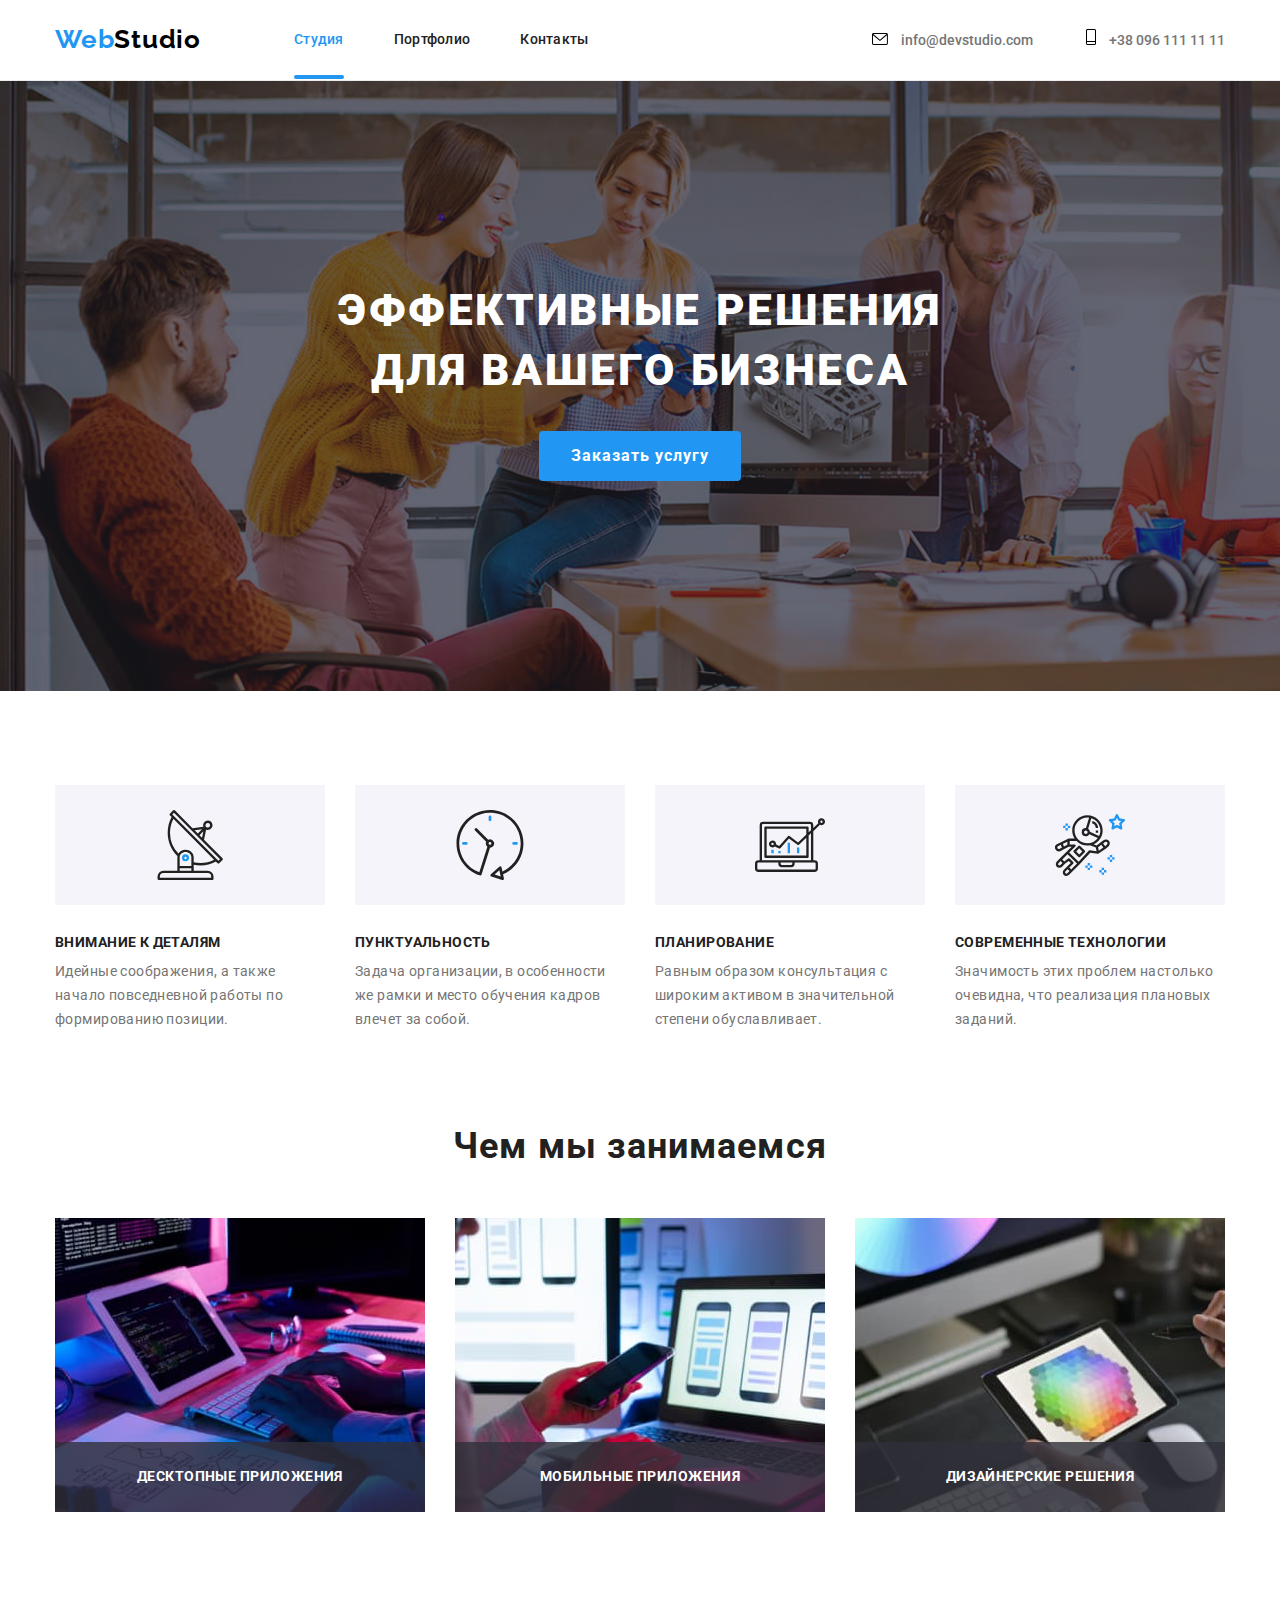
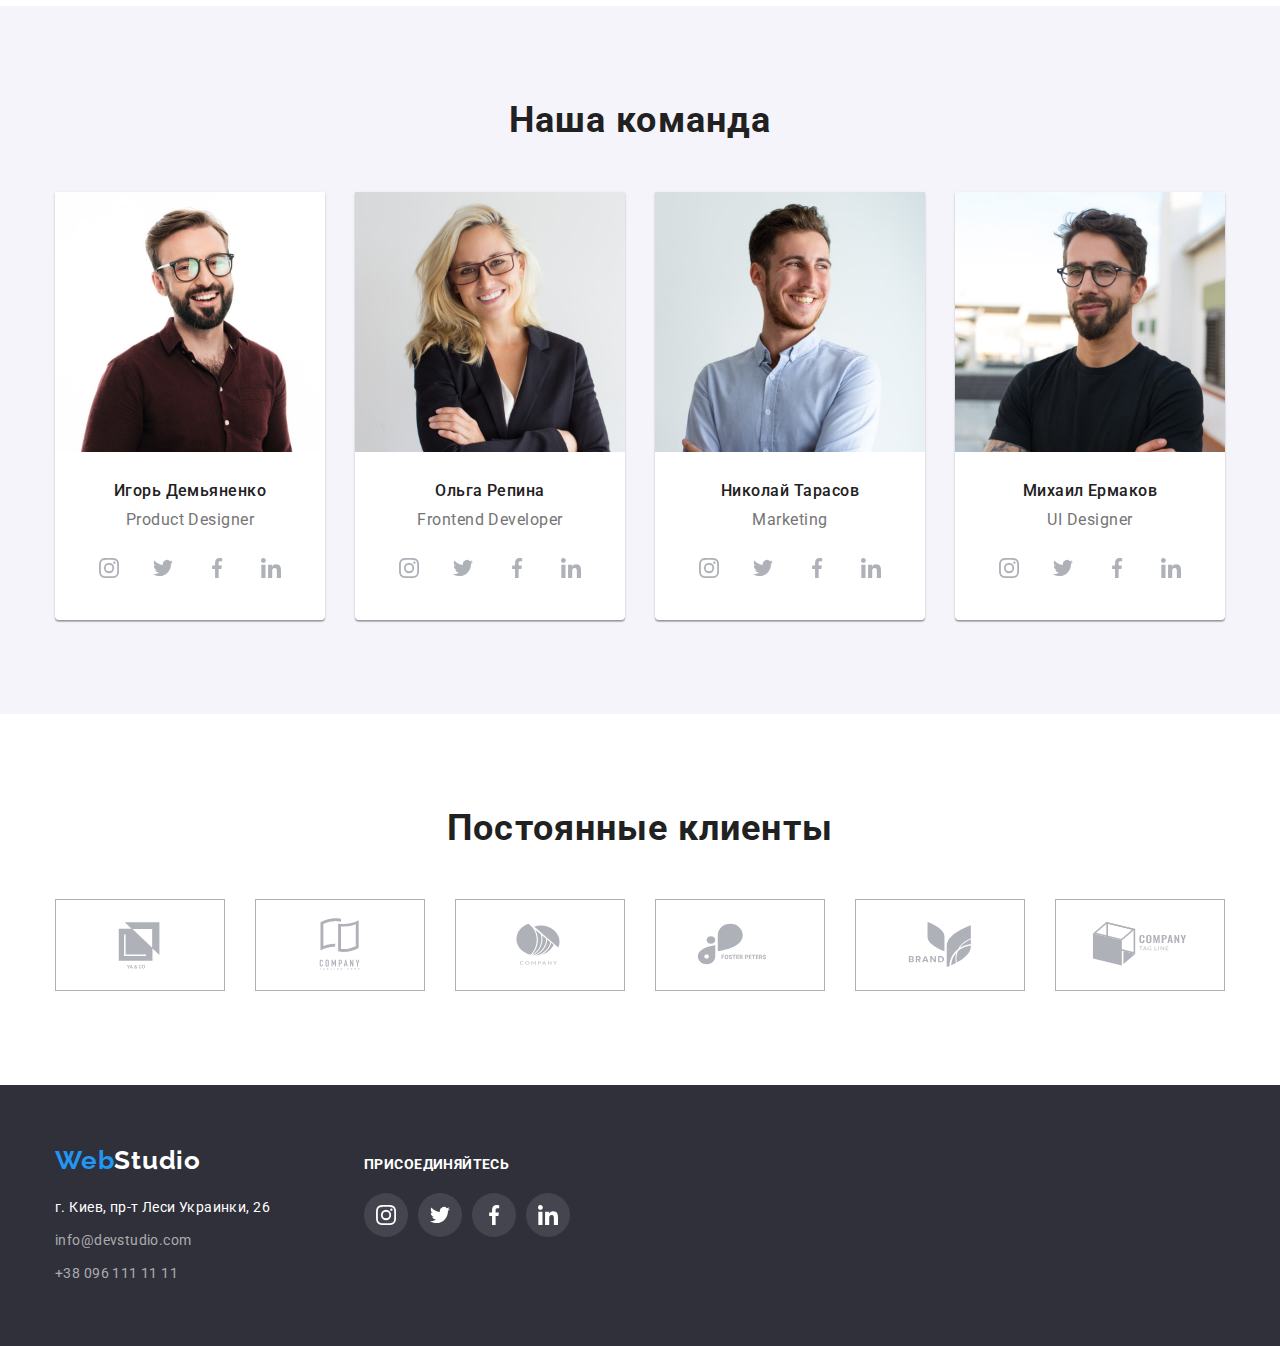
<file: index.html>
<!DOCTYPE html>
<html lang="ru">
<head>
    <meta charset="UTF-8">
    <meta http-equiv="X-UA-Compatible" content="IE=edge">
    <meta name="viewport" content="width=device-width, initial-scale=1.0">
    <title>WebStudio</title>
    <link rel="preconnect" href="https://fonts.googleapis.com">
    <link rel="preconnect" href="https://fonts.gstatic.com" crossorigin>
    <link href="https://fonts.googleapis.com/css2?family=Raleway:wght@700&family=Roboto:wght@400;500;700;900&display=swap" rel="stylesheet">
    <link link rel="stylesheet" href="https://cdnjs.cloudflare.com/ajax/libs/modern-normalize/1.1.0/modern-normalize.min.css">
    <link rel="stylesheet" href="./css/styles.css">
</head>
<body>
    <header>
        <div class="container main-nav">
            <a href="index.html" lang="en" class="logo-link">Web<span class="acsent">Studio</span></a>
            <nav>
                <ul class="main-menu">
                    <li>
                        <a href="index.html" class="main-menu-item current">Студия</a>
                    </li>
                    <li>
                        <a href="portfolio.html" class="main-menu-item">Портфолио</a>
                        </li>
                    <li>
                        <a href="" class="main-menu-item">Контакты</a>
                    </li>
                </ul> 
            </nav>
            <div class="head-contacts">
                <a href="mailto:info@devstudio.com" class="contacts mail" >
                    <svg class="mail-icon">
                        <use href="images/symbol-defs.svg#icon-mail"></use>
                    </svg>
                    info@devstudio.com
                </a>
                <a href="tel:+380961111111" class="contacts phone">
                    <svg class="phone-icon">
                        <use href="images/symbol-defs.svg#icon-mobile"></use>
                    </svg>
                    +38 096 111 11 11
                </a>
            </div>
        </div>
    </header>
    <main>
        <section class="main-block">
            <div class="container main-block-item">
                <h1>
                    Эффективные решения для вашего бизнеса
                </h1>
                <button type="button" class="main-button" data-modal-open>
                    Заказать услугу
                </button>
            </div>
        </section>
        <section class="list">
            <div class="container">
                <ul class="list-block">
                    <li class="list-block-item telescope">
                        <div class="decoration">
                            <svg width="70px" height="70px">
                                <use href="./images/symbol-defs.svg#icon-telescope"></use>
                            </svg>
                        </div>
                        <h3 class="list-head">Внимание к деталям</h3>
                        <p class="list-text">Идейные соображения, а также начало повседневной работы по формированию позиции.</p>
                    </li>
                    <li class="list-block-item clock">
                        <div class="decoration">
                            <svg width="70px" height="70px">
                                <use href="./images/symbol-defs.svg#icon-clock"></use>
                            </svg>
                        </div>
                        <h3 class="list-head">Пунктуальность</h3>
                        <p class="list-text">Задача организации, в особенности же рамки и место обучения кадров влечет за собой.</p>
                    </li>
                    <li class="list-block-item diagram">
                        <div class="decoration">
                            <svg width="70px" height="70px">
                                <use href="./images/symbol-defs.svg#icon-diagram"></use>
                            </svg>
                        </div>
                        <h3 class="list-head">Планирование</h3>
                        <p class="list-text">Равным образом консультация с широким активом в значительной степени обуславливает.</p>
                    </li>
                    <li class="list-block-item astronaft">
                        <div class="decoration">
                            <svg width="70px" height="70px">
                                <use href="./images/symbol-defs.svg#icon-astronaut"></use>
                            </svg>
                        </div>
                        <h3 class="list-head">Современные технологии</h3>
                        <p class="list-text">Значимость этих проблем настолько очевидна, что реализация плановых заданий.</p>
                    </li>
                </ul>
            </div>
        </section>
        <section class="works-list">
            <div class="container">
                <h2>Чем мы занимаемся</h2>
                <ul class="works-list-item">
                    <li>
                        <div class="work-wrap">
                            <img src="./images/what-we-do-img1.jpg" alt="исследование" width="370" height="294"/>
                            <p class="work-text">Десктопные приложения</p>
                        </div>
                    </li>
                    <li>
                        <div class="work-wrap">
                            <img src="./images/what-we-do-img2.jpg" alt="прототипирование мобильных приложений" width="370" height="294"/>
                            <p class="work-text">Мобильные приложения</p>
                        </div>
                    </li>
                    <li>
                        <div class="work-wrap">
                            <img src="./images/what-we-do-img3.jpg" alt="подбор цветовых решений" width="370" height="294"/>
                            <p class="work-text">Дизайнерские решения</p>
                        </div>
                    </li>
                </ul>
            </div>
        </section>
        <section class="team-list">
            <div class="container">
                <h2>Наша команда</h2>
                <ul class="our-team">
                    <li class="team-item">
                        <img src="./images/our-team-img1.jpg" alt="Игорь Демьяненко фото" width="270" height="260">
                        <div class="team-item-title">
                            <h3 class="team-item-head">Игорь Демьяненко</h3>
                            <p lang="en" class="team-item-text">Product Designer</p>
                            <ul class="socials-list">
                                <li class="socials-item">
                                    <a class="socials-link" href="">
                                        <svg class="socials-link-item" width="20px" heigth="20px">
                                            <use href='./images/symbol-defs.svg#icon-instagram'></use>
                                        </svg>
                                    </a>
                                </li>
                                <li class="socials-item">
                                    <a class="socials-link" href="">
                                        <svg class="socials-link-item" width="20px" heigth="20px">
                                            <use href='./images/symbol-defs.svg#icon-twitter'></use>
                                        </svg>
                                    </a>
                                </li>
                                <li class="socials-item">
                                    <a class="socials-link" href="">
                                        <svg class="socials-link-item" width="20px" heigth="20px">
                                            <use href='./images/symbol-defs.svg#icon-facebook'></use>
                                        </svg>
                                    </a>
                                </li>
                                <li class="socials-item">
                                    <a class="socials-link" href="">
                                        <svg class="socials-link-item" width="20px" heigth="20px">
                                            <use href='./images/symbol-defs.svg#icon-linkedin'></use>
                                        </svg>
                                    </a>
                                </li>
                            </ul>
                        </div>
                    </li>
                    <li class="team-item">
                        <img src="./images/our-team-img2.jpg" alt="Ольга Репина фото" width="270" height="260">
                        <div class="team-item-title">
                            <h3 class="team-item-head">Ольга Репина</h3>
                            <p lang="en" class="team-item-text">Frontend Developer</p>
                            <ul class="socials-list">
                                <li class="socials-item">
                                    <a class="socials-link" href="">
                                        <svg class="socials-link-item" width="20px" heigth="20px">
                                            <use href='./images/symbol-defs.svg#icon-instagram'><use>
                                        </svg>
                                    </a>
                                </li>
                                <li class="socials-item">
                                    <a class="socials-link" href="">
                                        <svg class="socials-link-item" width="20px" heigth="20px">
                                            <use href='./images/symbol-defs.svg#icon-twitter'></use>
                                        </svg>
                                    </a>
                                </li>
                                <li class="socials-item">
                                    <a class="socials-link" href="">
                                        <svg class="socials-link-item" width="20px" heigth="20px">
                                            <use href='./images/symbol-defs.svg#icon-facebook'></use>
                                        </svg>
                                    </a>
                                </li>
                                <li class="socials-item">
                                    <a class="socials-link" href="">
                                        <svg class="socials-link-item" width="20px" heigth="20px">
                                            <use href='./images/symbol-defs.svg#icon-linkedin'></use>
                                        </svg>
                                    </a>
                                </li>
                            </ul>
                        </div>
                    </li>
                    <li class="team-item">
                        <img src="./images/our-team-img3.jpg" alt="Николай Тарасов фото" width="270" height="260">
                        <div class="team-item-title">
                            <h3 class="team-item-head">Николай Тарасов</h3>
                            <p lang="en" class="team-item-text">Marketing</p>
                            <ul class="socials-list">
                                <li class="socials-item">
                                    <a class="socials-link" href="">
                                        <svg class="socials-link-item" width="20px" heigth="20px">
                                            <use href='./images/symbol-defs.svg#icon-instagram'></use>
                                        </svg>
                                    </a>
                                </li>
                                <li class="socials-item">
                                    <a class="socials-link" href="">
                                        <svg class="socials-link-item" width="20px" heigth="20px">
                                            <use href='./images/symbol-defs.svg#icon-twitter'></use>
                                        </svg>
                                    </a>
                                </li>
                                <li class="socials-item">
                                    <a class="socials-link" href="">
                                        <svg class="socials-link-item" width="20px" heigth="20px">
                                            <use href='./images/symbol-defs.svg#icon-facebook'></use>
                                        </svg>
                                    </a>
                                </li>
                                <li class="socials-item">
                                    <a class="socials-link" href="">
                                        <svg class="socials-link-item" width="20px" heigth="20px">
                                            <use href='./images/symbol-defs.svg#icon-linkedin'></use>
                                        </svg>
                                    </a>
                                </li>
                            </ul>
                        </div>
                    </li>
                    <li class="team-item">
                        <img src="./images/our-team-img4.jpg" alt="Михаил Ермаков фото" width="270" height="260">
                        <div class="team-item-title">
                            <h3 class="team-item-head">Михаил Ермаков</h3>
                            <p lang="en" class="team-item-text">UI Designer</p>
                            <ul class="socials-list">
                                <li class="socials-item">
                                    <a class="socials-link" href="">
                                        <svg class="socials-link-item" width="20px" heigth="20px">
                                            <use href='./images/symbol-defs.svg#icon-instagram'></use>
                                        </svg>
                                    </a>
                                </li>
                                <li class="socials-item">
                                    <a class="socials-link" href="">
                                        <svg class="socials-link-item" width="20px" heigth="20px">
                                            <use href='./images/symbol-defs.svg#icon-twitter'></use>
                                        </svg>
                                    </a>
                                </li>
                                <li class="socials-item">
                                    <a class="socials-link" href="">
                                        <svg class="socials-link-item" width="20px" heigth="20px">
                                            <use href='./images/symbol-defs.svg#icon-facebook'></use>
                                        </svg>
                                    </a>
                                </li>
                                <li class="socials-item">
                                    <a class="socials-link" href="">
                                        <svg class="socials-link-item" width="20px" heigth="20px">
                                            <use href='./images/symbol-defs.svg#icon-linkedin'></use>
                                        </svg>
                                    </a>
                                </li>
                            </ul>
                        </div>
                    </li>
                </ul>
            </div>
        </section>
        <section class="custumers">
            <div class="container">
                <h2>Постоянные клиенты</h2>
                <ul class="custumers-list">
                    <li class="custumers-item">
                        <a href="" class="icon-item-link">
                            <svg class="icon-item" width="106" height="60">
                            <use href="./images/symbol-defs.svg#icon-logo-1"></use>
                        </svg>
                        </a>
                    </li>
                    <li class="custumers-item">
                        <a href="" class="icon-item-link">
                            <svg class="icon-item" width="106" height="60">
                                <use href="./images/symbol-defs.svg#icon-logo-2"></use>
                            </svg>
                        </a>
                    </li>
                    <li class="custumers-item">
                        <a href="" class="icon-item-link">
                            <svg class="icon-item" width="106" height="60">
                                <use href="./images/symbol-defs.svg#icon-logo-3"></use>
                            </svg>
                        </a>
                    </li>
                    <li class="custumers-item">
                        <a href="" class="icon-item-link">
                            <svg class="icon-item" width="106" height="60">
                                <use use href="./images/symbol-defs.svg#icon-logo-4"></use>
                            </svg>
                        </a>
                    </li>
                    <li class="custumers-item">
                        <a href="" class="icon-item-link">
                            <svg class="icon-item" width="106" height="60">
                                <use href="./images/symbol-defs.svg#icon-logo-5"></use>
                            </svg>
                        </a>
                    </li>
                    <li class="custumers-item">
                        <a href="" class="icon-item-link">
                            <svg class="icon-item" width="106" height="60">
                                <use href="./images/symbol-defs.svg#icon-logo-6"></use>
                            </svg>
                        </a>
                    </li>
                </ul>
            </div>
        </section>
    </main>
    <footer>
        <div class="container footer-block">
            <div class="addres-block">
                <a href="" lang="en" class="logo-link">Web<span class="footer-acsent">Studio</span></a>
                <adress>
                    <ul class="contacts-info">
                        <li class="info-item" >
                            <a href="https://goo.gl/maps/A6Co3otC3qeGbmum7" class="adress-item">г. Киев, пр-т Леси Украинки, 26</a>
                        </li>
                        <li class="info-item">
                            <a href="mailto:info@devstudio.com" class="mail-item">info@devstudio.com</a>
                        </li>
                        <li class="info-item">
                            <a href="tel:+38 096 111 11 11" class="phone-item">+38 096 111 11 11</a>
                        </li>
                    </ul>
                </adress>
            </div>
            <div class="join-block">
                <p class="join">присоединяйтесь</p>
                <ul class="join-list">
                    <li class="join-item">
                        <a class="join-link" href="">
                            <svg class="join-link-item" width="20px" heigth="20px">
                                <use href='./images/symbol-defs.svg#icon-instagram'></use>
                            </svg>
                        </a>
                    </li>
                    <li class="join-item">
                        <a class="join-link" href="">
                            <svg class="join-link-item" width="20px" heigth="20px">
                                <use href='./images/symbol-defs.svg#icon-twitter'></use>
                            </svg>
                        </a>
                    </li>
                    <li class="join-item">
                        <a class="join-link" href="">
                            <svg class="join-link-item" width="20px" heigth="20px">
                                <use href='./images/symbol-defs.svg#icon-facebook'></use>
                            </svg>
                        </a>
                    </li>
                    <li class="join-item">
                        <a class="join-link" href="">
                            <svg class="join-link-item" width="20px" heigth="20px">
                                <use href='./images/symbol-defs.svg#icon-linkedin'></use>
                            </svg>
                        </a>
                    </li>
                </ul>
            </div>
        </div>
    </footer>
    <div class="backdrop is-hidden" data-modal>
        <div class="modal">
            <botton type="botton" class="btn-close" data-modal-close>
                <svg class="btn-icon" width="11px" heigth="11px">
                    <use href='./images/symbol-defs.svg#icon-Vector-1'></use>
                </svg>
            </botton>
        </div>
    </div>
    <script src="./js/modal.js"></script>
</body>
</html>
</file>
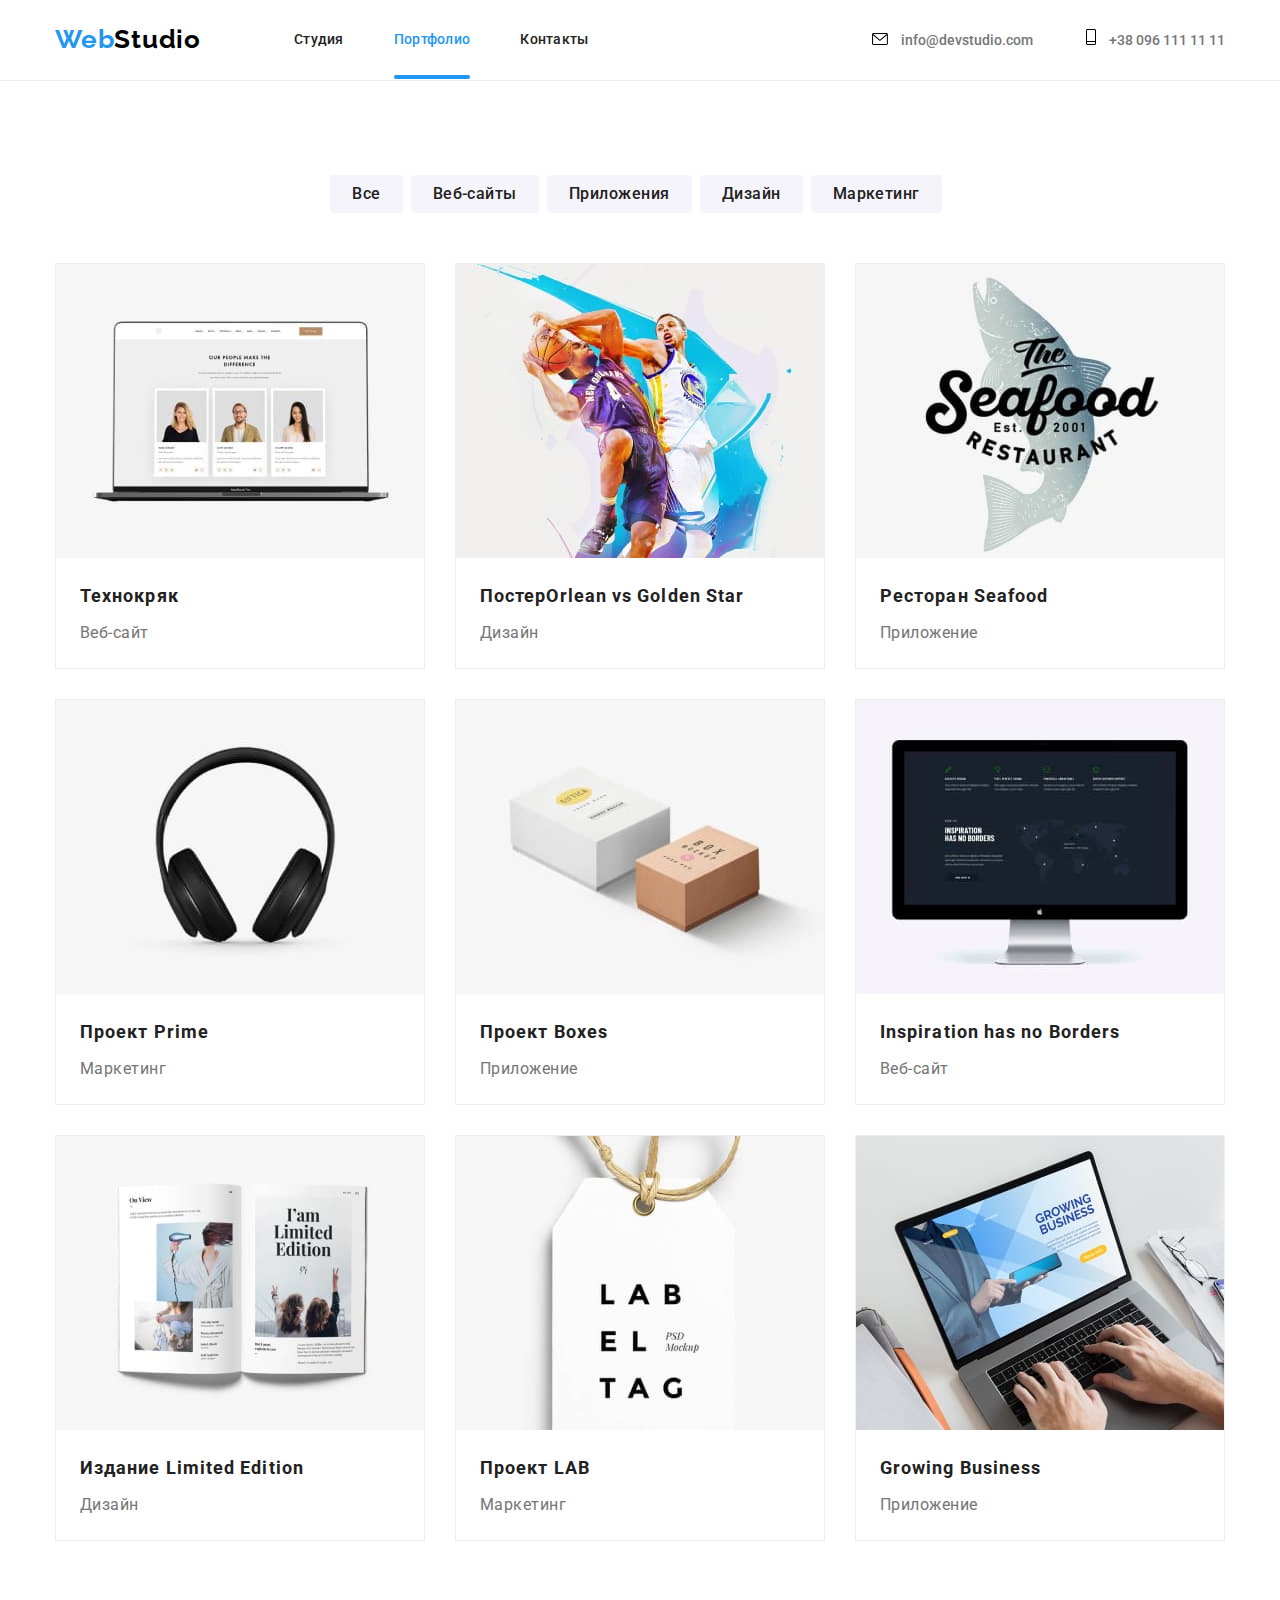
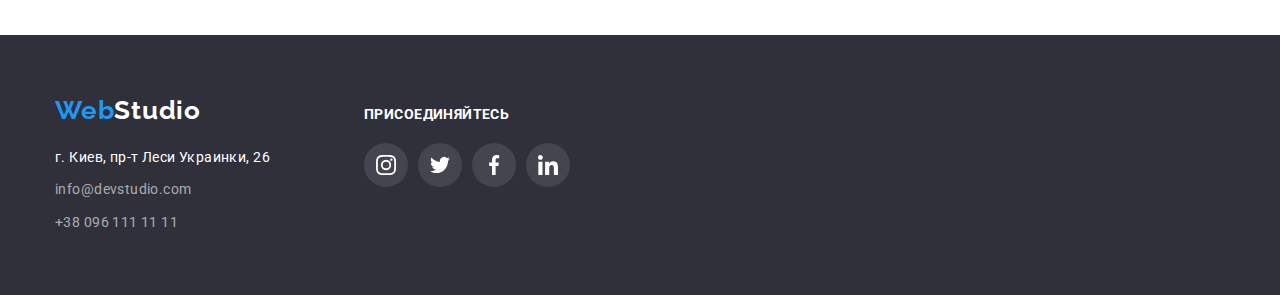
<file: portfolio.html>
<!DOCTYPE html>
<html lang="ru">
<head>
    <meta charset="UTF-8">
    <meta http-equiv="X-UA-Compatible" content="IE=edge">
    <meta name="viewport" content="width=device-width, initial-scale=1.0">
    <title>Portfolio</title>
    <link link rel="stylesheet" href="https://cdnjs.cloudflare.com/ajax/libs/modern-normalize/1.1.0/modern-normalize.min.css">
    <link rel="stylesheet" href="./css/styles.css">
    <link rel="preconnect" href="https://fonts.googleapis.com">
    <link rel="preconnect" href="https://fonts.gstatic.com" crossorigin>
    <link href="https://fonts.googleapis.com/css2?family=Raleway:wght@700&family=Roboto:wght@400;500;700;900&display=swap" rel="stylesheet">
</head>
<body>
    <header>
        <div class="container main-nav">
            <a href="index.html" lang="en" class="logo-link">Web<span class="acsent">Studio</span></a>
            <nav>
                <ul class="main-menu">
                    <li>
                        <a href="index.html" class="main-menu-item">Студия</a>
                    </li>
                    <li>
                        <a href="portfolio.html" class="main-menu-item current">Портфолио</a>
                        </li>
                    <li>
                        <a href="" class="main-menu-item">Контакты</a>
                    </li>
                </ul> 
            </nav>
            <div class="head-contacts">
                <a href="mailto:info@devstudio.com" class="contacts mail" >
                    <svg class="mail-icon">
                        <use href="images/symbol-defs.svg#icon-mail"></use>
                    </svg>
                    info@devstudio.com
                </a>
                <a href="tel:+380961111111" class="contacts phone">
                    <svg class="phone-icon">
                        <use href="images/symbol-defs.svg#icon-mobile"></use>
                    </svg>
                    +38 096 111 11 11
                </a>
            </div>
        </div>
    </header>
    <main>
        <section class="gallery-item">
            <div class="container">
                <ul class="navigation-button">
                    <li>
                        <button type="button" class="gallery-buttons">Все</button>
                    </li>
                    <li>
                        <button type="button" class="gallery-buttons">Веб-сайты</button>
                    </li>
                    <li>
                        <button type="button" class="gallery-buttons">Приложения</button>
                    </li>
                    <li>
                        <button type="button" class="gallery-buttons">Дизайн</button>
                    </li>
                    <li>
                        <button type="button" class="gallery-buttons">Маркетинг</button>
                    </li>
                </ul>
                <ul class="gallery-list">
                    <li class="gallery-list-item">
                        <div class="gallery-wrap">
                            <img src="./images/gallery-1.jpg" alt="Веб-сайт" width="370" height="294">
                            <p class="point">Технокряк это современная площадка распространения коронавируса. Компании используют эту платформу для цифрового шпионажа и атак на защищённые сервера конкурентов.</p>
                        </div>
                        <div class="gallery-list-title">
                            <h3 class="gallery-list-head">Технокряк</h3>
                            <p class="gallery-text">Веб-сайт</p>
                        </div>
                    </li>
                    <li class="gallery-list-item">
                        <div class="gallery-wrap">
                            <img src="./images/gallery-2.jpg" alt="Постер" width="370" height="294">
                            <p class="point">Технокряк это современная площадка распространения коронавируса. Компании используют эту платформу для цифрового шпионажа и атак на защищённые сервера конкурентов.</p>
                        </div>
                        <div class="gallery-list-title">
                            <h3 class="gallery-list-head">Постер<span lang="en">Orlean vs Golden Star</span></h3>
                            <p class="gallery-text">Дизайн</p>
                        </div>
                    </li>
                    <li class="gallery-list-item">
                        <div class="gallery-wrap">
                            <img src="./images/gallery-3.jpg" alt="Превью приложения" width="370" height="294">
                            <p class="point">Технокряк это современная площадка распространения коронавируса. Компании используют эту платформу для цифрового шпионажа и атак на защищённые сервера конкурентов.</p>
                        </div>
                        <div class="gallery-list-title">
                            <h3 class="gallery-list-head">Ресторан <span lang="en">Seafood</span></h3>
                            <p class="gallery-text">Приложение</p>
                        </div>
                    </li>
                    <li class="gallery-list-item">
                        <div class="gallery-wrap">
                            <img src="./images/gallery-4.jpg" alt="Наушники" width="370" height="294">
                            <p class="point">Технокряк это современная площадка распространения коронавируса. Компании используют эту платформу для цифрового шпионажа и атак на защищённые сервера конкурентов.</p>
                        </div>
                        <div class="gallery-list-title">
                            <h3 class="gallery-list-head">Проект <span lang="en">Prime</span></h3>
                            <p class="gallery-text">Маркетинг</p>
                        </div>
                    </li>
                    <li class="gallery-list-item">
                        <div class="gallery-wrap">
                            <img src="./images/gallery-5.jpg" alt="Упаковка" width="370" height="294">
                            <p class="point">Технокряк это современная площадка распространения коронавируса. Компании используют эту платформу для цифрового шпионажа и атак на защищённые сервера конкурентов.</p>
                        </div>
                        <div class="gallery-list-title">
                            <h3 class="gallery-list-head">Проект Boxes</h3>
                            <p class="gallery-text">Приложение</p>
                        </div>
                    </li>
                    <li class="gallery-list-item">
                        <div class="gallery-wrap">
                            <img src="./images/gallery-6.jpg" alt="Веб-сайт" width="370" height="294">
                            <p class="point">Технокряк это современная площадка распространения коронавируса. Компании используют эту платформу для цифрового шпионажа и атак на защищённые сервера конкурентов.</p>
                        </div>
                        <div class="gallery-list-title">
                            <h3 lang="en" class="gallery-list-head">Inspiration has no Borders</h3>
                            <p class="gallery-text">Веб-сайт</p>
                        </div>
                    </li>
                    <li class="gallery-list-item">
                        <div class="gallery-wrap">
                            <img src="./images/gallery-7.jpg" alt="Журнал" width="370" height="294">
                            <p class="point">Технокряк это современная площадка распространения коронавируса. Компании используют эту платформу для цифрового шпионажа и атак на защищённые сервера конкурентов.</p>
                        </div>
                        <div class="gallery-list-title">
                            <h3 class="gallery-list-head">Издание <span lang="en">Limited Edition</span></h3>
                            <p class="gallery-text">Дизайн</p>
                        </div>
                    </li>
                    <li class="gallery-list-item">
                        <div class="gallery-wrap">
                            <img src="./images/gallery-8.jpg" alt="Бирка" width="370" height="294">
                            <p class="point">Технокряк это современная площадка распространения коронавируса. Компании используют эту платформу для цифрового шпионажа и атак на защищённые сервера конкурентов.</p>
                        </div>
                        <div class="gallery-list-title">
                            <h3 class="gallery-list-head">Проект <span lang="en">LAB</span></h3>
                            <p class="gallery-text">Маркетинг</p>
                        </div>
                    </li>
                    <li class="gallery-list-item">
                        <div class="gallery-wrap">
                            <img src="./images/gallery-9.jpg" alt="Приложение" width="370" height="294">
                            <p class="point">Технокряк это современная площадка распространения коронавируса. Компании используют эту платформу для цифрового шпионажа и атак на защищённые сервера конкурентов.</p>
                        </div>
                        <div class="gallery-list-title">
                            <h3 class="gallery-list-head"><span lang="en">Growing Business</span></h3>
                            <p class="gallery-text">Приложение</p>
                        </div>
                    </li>
                </ul>
            </div>
        </section>
    </main>
    <footer>
        <div class="container footer-block">
            <div class="addres-block">
                <a href="" lang="en" class="logo-link">Web<span class="footer-acsent">Studio</span></a>
                <adress>
                    <ul class="contacts-info">
                        <li class="info-item" >
                            <a href="https://goo.gl/maps/A6Co3otC3qeGbmum7" class="adress-item">г. Киев, пр-т Леси Украинки, 26</a>
                        </li>
                        <li class="info-item">
                            <a href="mailto:info@devstudio.com" class="mail-item">info@devstudio.com</a>
                        </li>
                        <li class="info-item">
                            <a href="tel:+38 096 111 11 11" class="phone-item">+38 096 111 11 11</a>
                        </li>
                    </ul>
                </adress>
            </div>
            <div class="join-block">
                <p class="join">присоединяйтесь</p>
                <ul class="join-list">
                    <li class="join-item">
                        <a class="join-link" href="">
                            <svg class="join-link-item" width="20px" heigth="20px">
                                <use href='./images/symbol-defs.svg#icon-instagram'></use>
                            </svg>
                        </a>
                    </li>
                    <li class="join-item">
                        <a class="join-link" href="">
                            <svg class="join-link-item" width="20px" heigth="20px">
                                <use href='./images/symbol-defs.svg#icon-twitter'></use>
                            </svg>
                        </a>
                    </li>
                    <li class="join-item">
                        <a class="join-link" href="">
                            <svg class="join-link-item" width="20px" heigth="20px">
                                <use href='./images/symbol-defs.svg#icon-facebook'></use>
                            </svg>
                        </a>
                    </li>
                    <li class="join-item">
                        <a class="join-link" href="">
                            <svg class="join-link-item" width="20px" heigth="20px">
                                <use href='./images/symbol-defs.svg#icon-linkedin'></use>
                            </svg>
                        </a>
                    </li>
                </ul>
            </div>
        </div>
    </footer>
</body>
</html>
</file>
<file: css/styles.css>
ul {
    margin: 0;
    padding: 0;
}
p, h1, h2, h3 {
    margin: 0;
}
img {
    display: block;
}
.container {
    width: 1200px;
    padding-left: 15px;
    padding-right: 15px;
    margin: 0 auto;
}
body { 
    font-family: 'Roboto', sans-serif;
}
a {
    text-decoration: none;
}
:root {
    --brand-color-dark: #2F303A;
    --brand-color-ligth: #FFFFFF;
    --acent-one: #2196F3;
    --acent-second: #000000;
    --text-one: #212121;
    --text-second: #757575;
    --brand-color-medium: #F5F4FA;
    --background-color: #E5E5E5;
    --border-color: #AFB1B8;
}
/*  header */
.main-nav {
    display: flex;
    align-items: center;
}
.logo-link {
    color: var(--acent-one);
    font-family: 'Raleway';
    font-style: normal;
    font-weight: 700;
    font-size: 26px;
    line-height: 1.19;
    letter-spacing: 0.03em;
    margin-right: 93px;
}
.acsent {
    color: var(--acent-second);
}
header {
    background-color: var(--brand-color-ligth);
    padding-top: 24px;
    padding-bottom: 25px;
    border-bottom: 1px solid #ECECEC;
}
.main-menu {
    display: flex;
}

.head-contacts {
    margin-left: auto;
}
.main-menu-item {
    text-decoration: none;
    color: var(--text-one);
    font-style: normal;
    font-weight: 500;
    font-size: 14px;
    line-height: 1.14;
    letter-spacing: 0.02em;
    margin-right: 50px;
    transition-property: color;
    transition-duration: 250ms;
    transition-timing-function: cubic-bezier(0.4, 0, 0.2, 1);
}
.current {
    position: relative;
    color: var(--acent-one)
}
.current::after {
    content: "";
    width: 100%;
    height: 4px;
    position: absolute;
    left: 0;
    bottom: -32px;
    background-color: var(--acent-one);
    border-radius: 2px;
}

.mail {
    margin-right: 50px;
}
.main-menu-item:hover, .main-menu-item:focus {
    color: var(--acent-one);
}
li {
    list-style-type: none; 
}
.contacts {
    color: var(--text-second);
    font-weight: 500;
    font-size: 14px;
    transition: color  250ms cubic-bezier(0.4, 0, 0.2, 1), fill 250ms cubic-bezier(0.4, 0, 0.2, 1);
}
.contacts:hover, .contacts:focus {
    color: var(--acent-one);
    fill: #2196F3;

}
.phone-icon {
    width: 10px;
    height: 16px;
    margin-right: 10px;
}

.mail-icon {
    width: 16px;
    height: 12px;
    margin-right: 10px;
}

/* main block*/

.footer-acsent {
    color: var(--brand-color-ligth);
}
.main-block {
    padding-top: 200px;
    padding-bottom: 210px;
    background-image: linear-gradient(rgba(47, 48, 58, 0.4), rgba(47, 48, 58, 0.4)), url('../images/backgrond-img.jpg');
    background-size: cover;
}

.main-block-item {
    display: flex;
    flex-direction: column;
    align-items: center;
}
h1 {
    font-style: normal;
    font-weight: 900;
    font-size: 44px;
    color: var(--brand-color-ligth);
    text-transform: uppercase;
    letter-spacing: 0.06em;
    line-height: 1.36;
    margin-bottom: 30px;
    width: 696px;
    text-align: center;
}
.main-button {
    border: 0;
    background: var(--acent-one);
    color: var(--brand-color-ligth);
    font-family: 'Roboto', sans-serif ;
    font-style: normal;
    font-weight: 700;
    font-size: 16px;
    cursor: pointer;
    letter-spacing: 0.06em;
    line-height: 1.87;
    padding: 10px 32px;
    border-radius: 4px;
}
.list-block {
    display: flex;
    justify-content: space-between;
}
.list-block-item {
    width: 270px;
}
.decoration {
    display: flex;
    width: 270px;
    height: 120px;
    background-color: var(--brand-color-medium);
    align-items: center;
    justify-content: center;
}

.list {
    padding-top: 94px;
    padding-bottom: 94px;
}
.list-head {
    margin-bottom: 10px;
    margin-top: 30px;
    color: var(--text-one);
    font-style: normal;
    font-weight: 700;
    font-size: 14px;
    text-transform: uppercase;
    font-style: normal;
    line-height: 1.14;
    letter-spacing: 0.03em;
}
.list-text {
    color: var(--text-second);
    font-style: normal;
    font-weight: 400;
    font-size: 14px;
    line-height: 1.71;
    letter-spacing: 0.03em;
}
h2 {
    color: var(--text-one);
    font-style: normal;
    font-weight: 700;
    font-size: 36px;
    line-height: 1.16;
    letter-spacing: 0.03em;
    margin-bottom: 50px;
    text-align: center;
}

.works-list {
    padding-bottom: 94px;
}
.work-wrap{
    position: relative;
    overflow: hidden;
}
.work-text {
    position: absolute;
    width: 100%;
    height: 70px;
    background-color: rgba(47, 48, 58, 0.8);
    left: 0;
    bottom: 0;
    padding-top: 27px;
    padding-bottom: 27px;
    text-align: center;
    font-family: 'Roboto', sans-serif;
    font-size: 14px;
    font-weight: 700;
    font-style: normal;
    color: var(--brand-color-ligth);
    line-height: 1.14;
    letter-spacing: 0.03em;
    text-transform: uppercase;
}
.works-list-item {
    display: flex;
    justify-content: space-between;
}
.our-team {
    display: flex;
    justify-content: space-between;
}
.our-team h3 {
    color: var(--text-one);
    font-style: normal;
    font-weight: 500;
    font-size: 16px;
    line-height: 1.18;
    letter-spacing: 0.03em;
}
.team-list {
    background-color: var(--brand-color-medium);
    padding-top: 94px;
    padding-bottom: 94px;
}

.team-item {
    background-color: var(--brand-color-ligth);
    width: 270px;
    box-shadow: 0px 1px 3px rgba(0, 0, 0, 0.12), 0px 1px 1px rgba(0, 0, 0, 0.14), 0px 2px 1px rgba(0, 0, 0, 0.2);
    border-radius: 0px 0px 4px 4px;
}
.team-item-title {
    padding-top: 30px;
    padding-bottom: 30px;
}
.team-item-head {
    margin-bottom: 10px;
    text-align: center;
}
.team-item-text {
    color: var(--text-second);
    font-style: normal;
    font-weight: 400;
    font-size: 16px;
    line-height: 1.18;
    letter-spacing: 0.03em;
    text-align: center;
    margin-bottom: 16px;
}
.socials-list {
    display: flex;
    justify-content: center;
}
.socials-link {
    width: 44px;
    height: 44px;
    border-radius: 50%;
    display: block;
    background-color: var(--brand-color-ligth);
    fill: var(--border-color);
    align-items: center;
    justify-content: center;
    display: flex;
    transition: fill 250ms cubic-bezier(0.4, 0, 0.2, 1), background-color 250ms cubic-bezier(0.4, 0, 0.2, 1);
}
.socials-link:hover, .socials-link:focus {
    background-color: var(--acent-one);
    fill: var(--brand-color-ligth);
}

.socials-item+.socials-item {
    margin-left: 10px;
}
.custumers {
    color: var(--background-color);
    padding-top: 94px;
    padding-bottom: 94px;
}
.custumers-list {
    display: flex;
    justify-content: space-between;
    margin-top: 50px;
}
.custumers-item  {
    display: flex;
    justify-content: center;
    align-items: center;
}

.icon-item-link {
    width: 170px;
    height: 92px;
    fill: var(--border-color);
    border: 1px solid var(--border-color);
    display: flex;
    justify-content: center;
    align-items: center;
    transition: fill 250ms cubic-bezier(0.4, 0, 0.2, 1), border 250ms cubic-bezier(0.4, 0, 0.2, 1);
}
.icon-item-link:hover, .icon-item-link:focus {
    fill: var(--acent-one);
    border: 1px solid var(--acent-one);
}

footer {
    background-color: var(--brand-color-dark);
}
.footer-block {
    display: flex;
}
.addres-block {
    margin-right: 70px;
    margin-top: 60px;
    padding-bottom: 60px;
}
.join-block {
    margin-top: 72px;
}
.join {
    margin-bottom: 20px;
    color: var(--brand-color-ligth);
    font-family: Roboto;
    font-style: normal;
    font-weight: 700;
    font-size: 14px;
    line-height:  1.14;
    letter-spacing: 0.03em;
    text-transform: uppercase;
}
.contacts-info {
    list-style-type: none;
    margin-top: 20px;
}
.info-item {
    text-decoration: none;
    font-family: "Roboto", sans-serif;
    font-style: normal;
    font-weight: normal;
    font-size: 14px;
    line-height: 1.71;
    letter-spacing: 0.03em;
    margin-top: 9px;
}
.mail-item, .phone-item {
    color: rgba(255, 255, 255, 0.6);
}
.adress-item {
    color: var(--brand-color-ligth);
}
.join-list {
    display: flex;
    justify-content: center;
}
.join-link {
    width: 44px;
    height: 44px;
    border-radius: 50%;
    display: block;
    background-color: rgba(255, 255, 255, 0.1);
    fill: var(--brand-color-ligth);
    align-items: center;
    justify-content: center;
    display: flex;
    transition-property: background-color;
    transition-duration: 250ms;
    transition-timing-function: cubic-bezier(0.4, 0, 0.2, 1);
}
.join-link:hover, .join-link:focus {
    background-color: var(--acent-one);
}

.join-item+.join-item {
    margin-left: 10px;
}
.gallery-buttons {
    border: 0;
    background-color: var(--brand-color-medium);
    color: var(--text-one);
    font-family: 'Roboto', sans-serif ;
    font-weight: 500;
    font-size: 16px;
    font-style: normal;
    line-height: 1.62;
    letter-spacing: 0.03em;
    cursor: pointer;
    padding: 6px 22px;
    border-radius: 4px;
    transition: color 250ms cubic-bezier(0.4, 0, 0.2, 1), background-color 250ms cubic-bezier(0.4, 0, 0.2, 1), box-shaddow 250ms cubic-bezier(0.4, 0, 0.2, 1);
}
.gallery-buttons:hover, .gallery-buttons:focus  {
    background-color: var(--acent-one);
    color: var(--brand-color-ligth);
    box-shadow: 0px 3px 1px rgba(0, 0, 0, 0.1), 0px 1px 2px rgba(0, 0, 0, 0.08), 0px 2px 2px rgba(0, 0, 0, 0.12);
}
.gallery-list {
    display: flex;
    flex-wrap: wrap;
}
.gallery-list-title {
    padding-top: 20px;
    padding-bottom: 20px;
    padding-right: 24px;
    padding-left: 24px;
}
.gallery-list-item {
    width: 370px;
    margin-right: 30px;
    border: 1px solid #EEEEEE;
    margin-bottom: 30px;
    transition-property: box-shadow;
    transition-duration: 250ms;
    transition-timing-function: cubic-bezier(0.4, 0, 0.2, 1);
}
.gallery-list-item:hover, .gallery-list-item:focus {
    box-shadow: 0px 1px 1px rgba(0, 0, 0, 0.12), 0px 4px 4px rgba(0, 0, 0, 0.06), 1px 4px 6px rgba(0, 0, 0, 0.16);
}
.gallery-list-item:nth-child(3n) {
    margin-right: 0px;
}
.gallery-list-item:nth-last-child(-n+3) {
    margin-bottom: 0px;
}

.gallery-text {
    color: var(--text-second);
    font-style: normal;
    font-weight: 400;
    font-size: 16px;
    line-height: 1.87;
    letter-spacing: 0.03em;
}
.gallery-wrap{
    position: relative;
    overflow: hidden;
}
.point {
    position: absolute;
    top: 0;
    left: 0;
    height: 100%;
    font-size: 18px;
    line-height: 1.55;
    letter-spacing: 0.03em;
    font-style: normal;
    font-family: 'Roboto', sans-serif;
    color: rgba(255, 255, 255, 1);
    font-weight: 400;
    background-color: rgba(33, 150, 243, 0.9);
    padding: 63px 24px;
    transform: translateY(100%);
    transition: transform 250ms cubic-bezier(0.4, 0, 0.2, 1) ;
}
.gallery-list-item:hover .point {
    transform: translateY(0);
}

.gallery-item {
    padding-top: 94px;
    padding-bottom: 94px;
}
.navigation-button {
    margin-bottom: 50px;
}
.gallery-list-head {
    color: var(--text-one);
    font-style: normal;
    font-weight: 700;
    font-size: 18px;
    line-height: 2;
    letter-spacing: 0.06em;
    margin-bottom: 4px;
}
.navigation-button {
    display: flex;
    justify-content: center;
}
.gallery-buttons {
    margin-right: 8px;
}
.gallery-buttons:nth-last-child(5) {
    margin-right: 0px;
}
.backdrop {
    position: fixed;
    top: 0;
    left: 0;
    width: 100%;
    height: 100%;
    background-color: rgba(0, 0, 0, 0.2);

}
.backdrop.is-hidden {
    opacity: 0;
    pointer-events: none;
}
.modal {
    position: absolute;
    top: 50%;
    left: 50%;
    transform: translate(-50%, -50%);
    height: 581px;
    width: 528px;
    background-color: #FFFFFF;
    border-radius: 4px;
    box-shadow: 0px 1px 3px rgba(0, 0, 0, 0.12), 0px 1px 1px rgba(0, 0, 0, 0.14), 0px 2px 1px rgba(0, 0, 0, 0.2);
}
.btn-close {
    width: 30px;
    height: 30px;
    border-radius: 50%;
    background-color: var(--brand-color-ligth);
    border: 1px solid rgba(0, 0, 0, 0.1);
    position: absolute;
    top: 8px;
    right: 8px;
    display: flex;
    align-items: center;
    justify-content: center;
}
</file>
